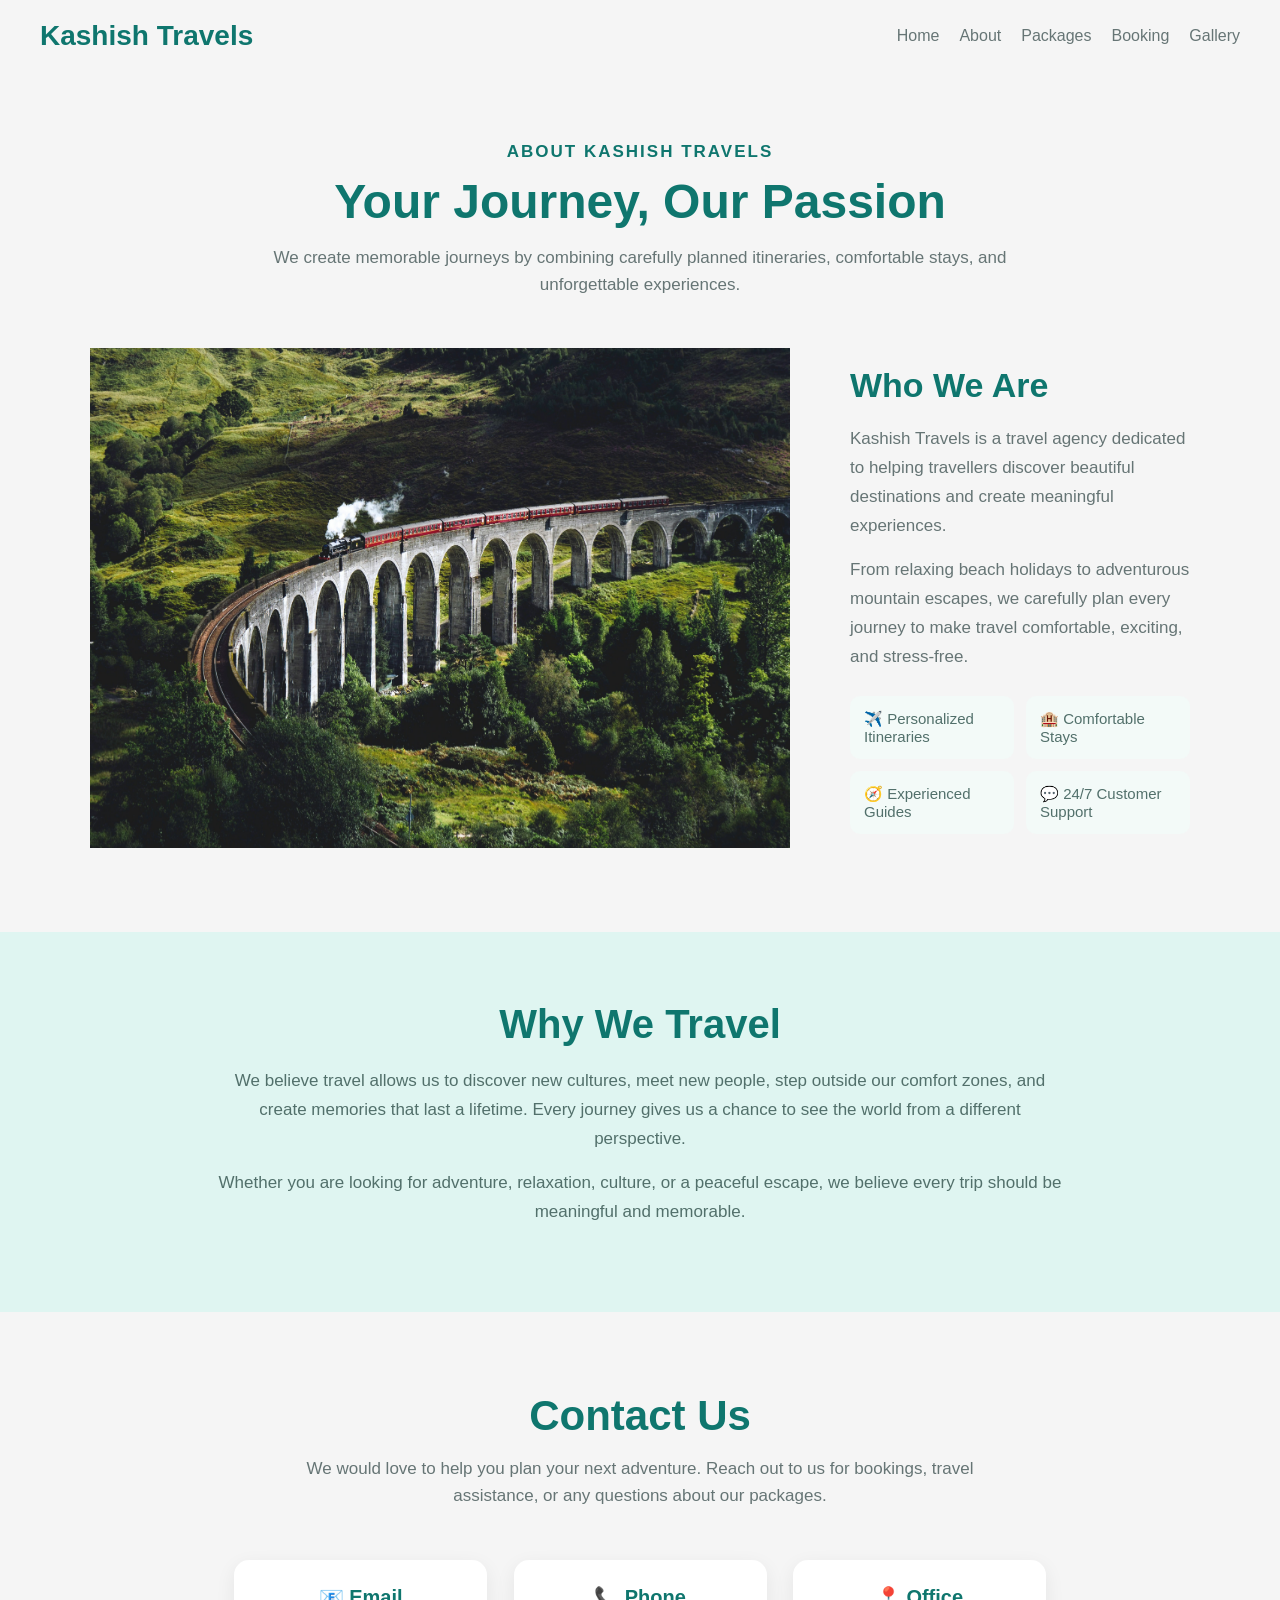
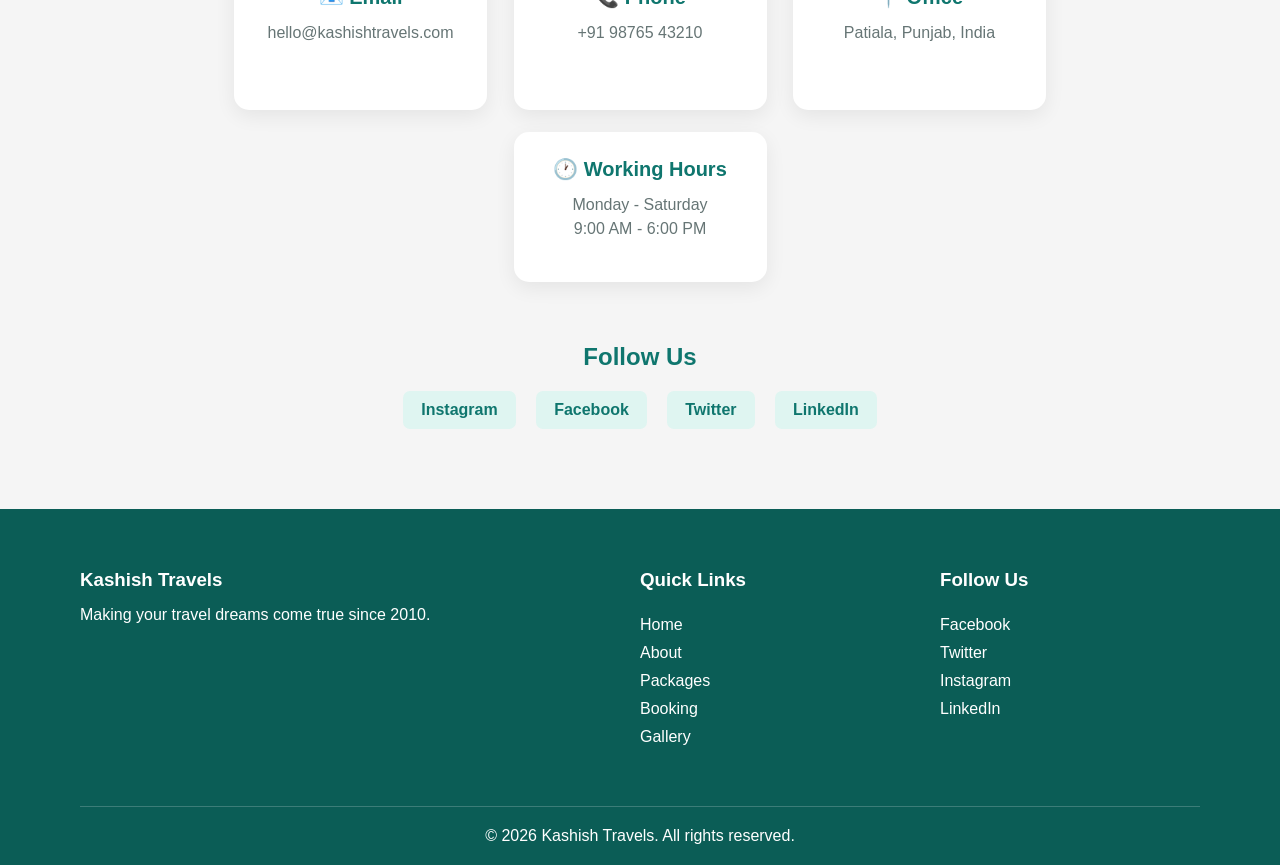
<file: about.html>
<!DOCTYPE html>
<html lang="en">

<head>
    <meta charset="UTF-8">
    <meta name="viewport" content="width=device-width, initial-scale=1.0">
    <title>Kashish Travels - About Us</title>
    <link rel="stylesheet" href="style5.css">
</head>

<body>

    <div id="about">

        <!-- Navigation -->
        <nav>

            <div id="logo">
                <h2>Kashish Travels</h2>
            </div>

            <div id="nav-links">
                <a href="index.html">Home</a>
                <a href="about.html">About</a>
                <a href="packages.html">Packages</a>
                <a href="booking.html">Booking</a>
                <a href="gallery.html">Gallery</a>
            </div>

        </nav>


        <!-- About Header -->
        <div id="about-header">

            <h3>ABOUT KASHISH TRAVELS</h3>

            <h1>Your Journey, Our Passion</h1>

            <p>
                We create memorable journeys by combining carefully planned
                itineraries, comfortable stays, and unforgettable experiences.
            </p>

        </div>


        <!-- About Us -->
        <div id="about-us">

            <div id="about-image">

                <img
                    src="about.jpg"
                    alt="Travellers enjoying a scenic mountain destination"
                    height="500" width="700"
                >

            </div>


            <div class="content">

                <h3>Who We Are</h3>

                <p>
                    Kashish Travels is a travel agency dedicated to helping
                    travellers discover beautiful destinations and create
                    meaningful experiences.
                </p>

                <p>
                    From relaxing beach holidays to adventurous mountain
                    escapes, we carefully plan every journey to make travel
                    comfortable, exciting, and stress-free.
                </p>


                <!-- Highlights -->
                <div id="highlights">

                    <p>✈️ Personalized Itineraries</p>

                    <p>🏨 Comfortable Stays</p>

                    <p>🧭 Experienced Guides</p>

                    <p>💬 24/7 Customer Support</p>

                </div>

            </div>

        </div>


        <!-- Why We Travel -->
        <div id="why-we-travel">

            <h2>Why We Travel</h2>

            <p>
                We believe travel allows us to discover new cultures, meet new
                people, step outside our comfort zones, and create memories
                that last a lifetime. Every journey gives us a chance to see
                the world from a different perspective.
            </p>

            <p>
                Whether you are looking for adventure, relaxation, culture,
                or a peaceful escape, we believe every trip should be
                meaningful and memorable.
            </p>

        </div>


        <!-- Contact Us -->
        <div id="contact-us">

            <h1>Contact Us</h1>

            <p>
                We would love to help you plan your next adventure.
                Reach out to us for bookings, travel assistance, or any
                questions about our packages.
            </p>


            <!-- Email -->
            <div id="emailCard">

                <h3>📧 Email</h3>

                <p>hello@kashishtravels.com</p>

            </div>


            <!-- Phone -->
            <div id="phoneCard">

                <h3>📞 Phone</h3>

                <p>+91 98765 43210</p>

            </div>


            <!-- Office -->
            <div id="officeCard">

                <h3>📍 Office</h3>

                <p>Patiala, Punjab, India</p>

            </div>


            <!-- Working Hours -->
            <div id="hoursCard">

                <h3>🕐 Working Hours</h3>

                <p>Monday - Saturday</p>

                <p>9:00 AM - 6:00 PM</p>

            </div>


            <!-- Social Media -->
            <div id="about-social-links">

                <h2>Follow Us</h2>

                <a href="#">Instagram</a>

                <a href="#">Facebook</a>

                <a href="#">Twitter</a>

                <a href="#">LinkedIn</a>

            </div>

        </div>


        <!-- Footer -->
        <footer>

            <div id="footer-info">

                <h3>Kashish Travels</h3>

                <p>
                    Making your travel dreams come true since 2010.
                </p>

            </div>


            <div id="quick-links">

                <h3>Quick Links</h3>

                <a href="index.html">Home</a>
                <a href="about.html">About</a>
                <a href="packages.html">Packages</a>
                <a href="booking.html">Booking</a>
                <a href="gallery.html">Gallery</a>

            </div>


            <div id="social-links">

                <h3>Follow Us</h3>

                <a href="#">Facebook</a>
                <a href="#">Twitter</a>
                <a href="#">Instagram</a>
                <a href="#">LinkedIn</a>

            </div>


            <div id="copyright">

                <p>
                    &copy; 2026 Kashish Travels. All rights reserved.
                </p>

            </div>

        </footer>

    </div>

</body>

</html>
</file>
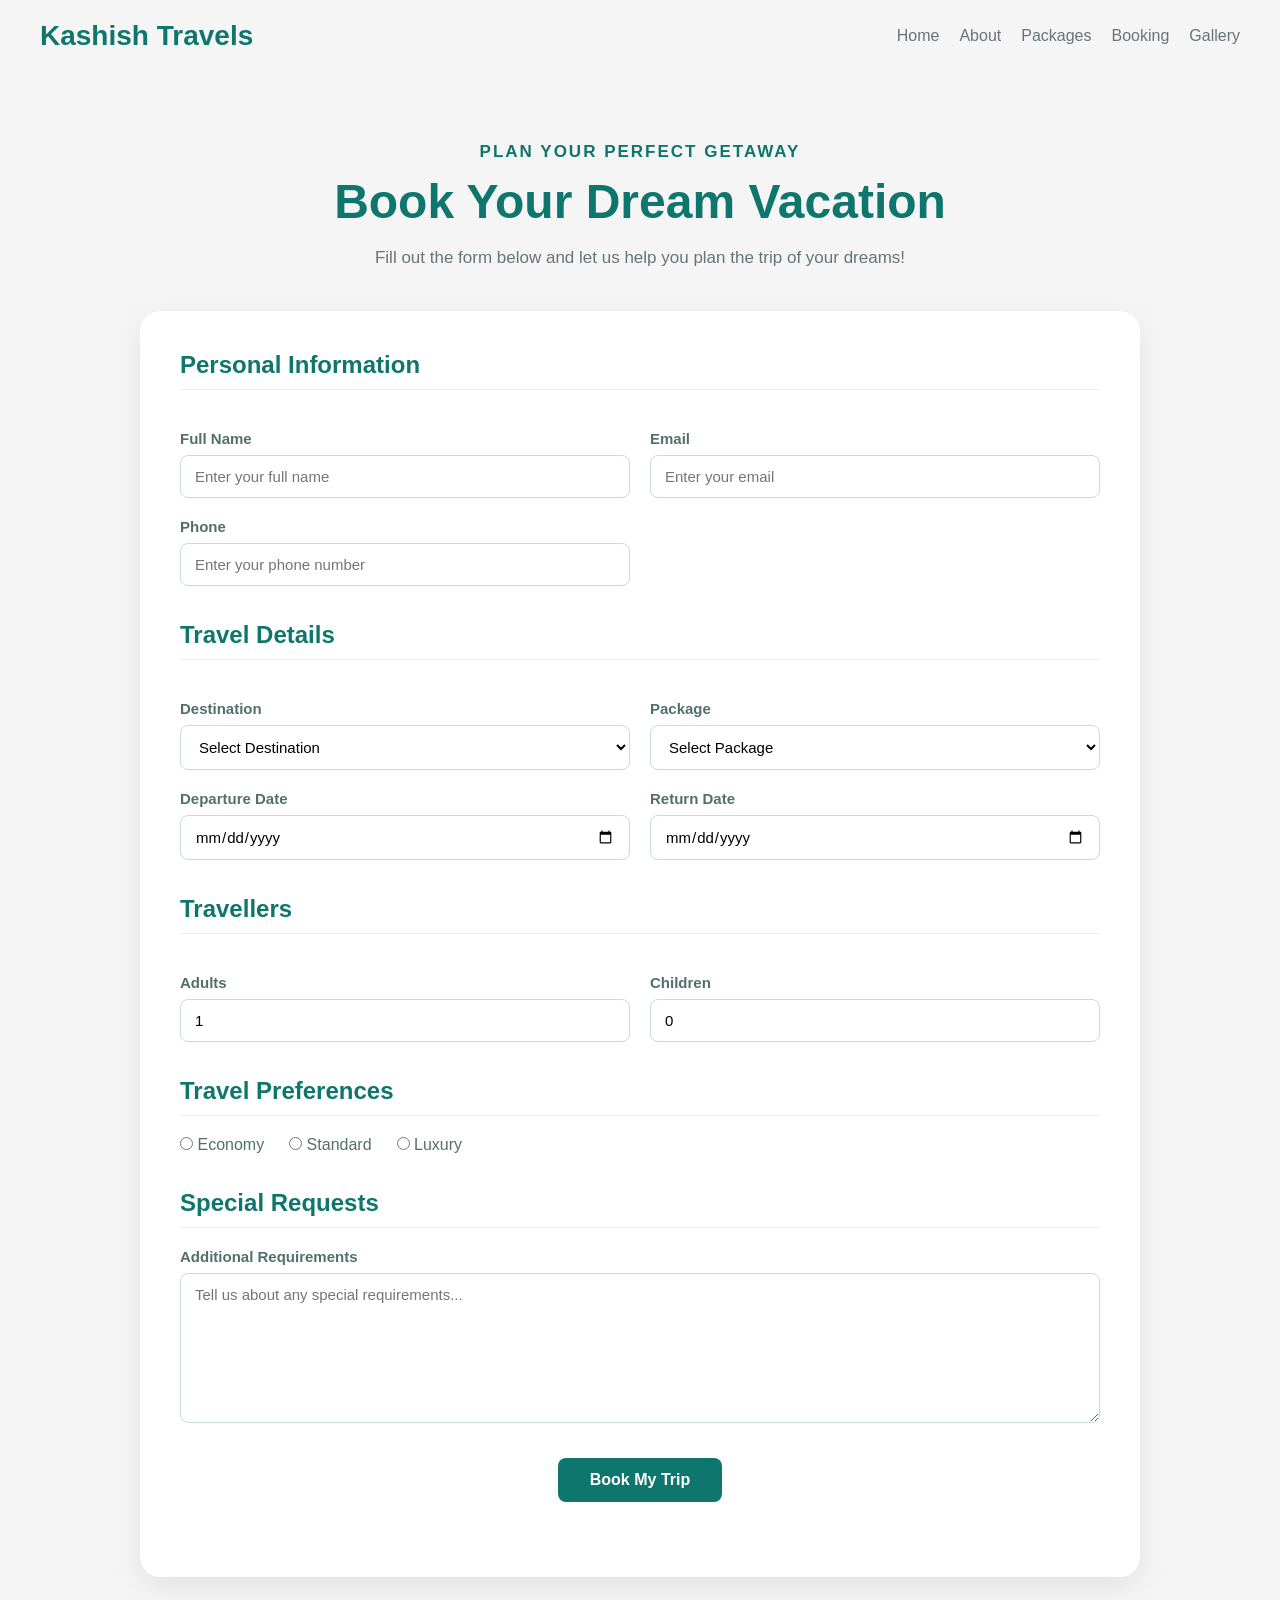
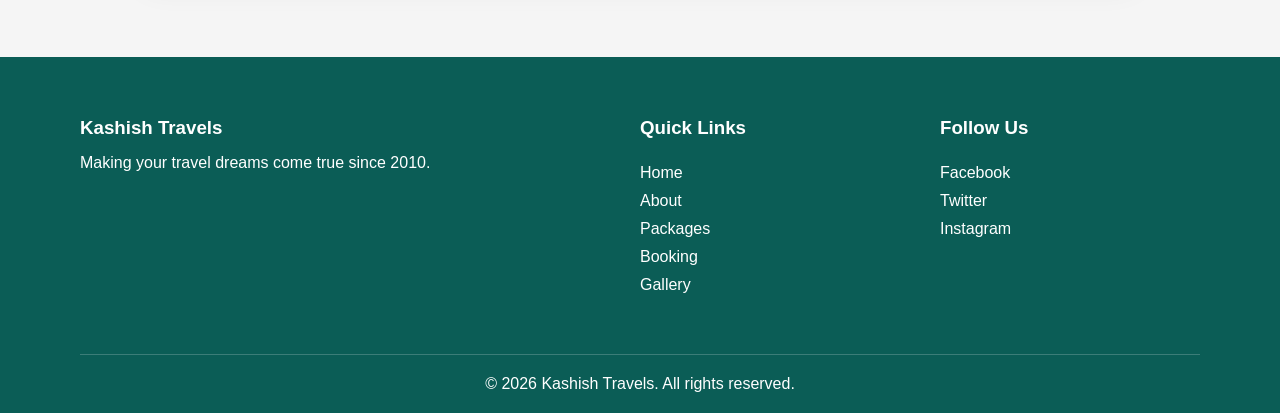
<file: booking.html>
<!DOCTYPE html>
<html lang="en">
<head>
    <meta charset="UTF-8">
    <meta name="viewport" content="width=device-width, initial-scale=1.0">
    <title>Book Your Trip - Kashish Travels</title>
    <link rel="stylesheet" href="style3.css">
</head>
<body>
    <div id="booking">
        <!-- Navigation -->
        <nav>
            <div id="logo">
                <h2>Kashish Travels</h2>
            </div>
            <div id="nav-links">
                <a href="index.html">Home</a>
                <a href="about.html">About</a>
                <a href="packages.html">Packages</a>
                <a href="booking.html">Booking</a>
                <a href="gallery.html">Gallery</a>
            </div>
        </nav>
        <!-- Booking Header -->
        <div id="booking-header">
            <h3>PLAN YOUR PERFECT GETAWAY</h3>
            <h1>Book Your Dream Vacation</h1>
            <p>
                Fill out the form below and let us help you plan
                the trip of your dreams!
            </p>
        </div>
        <!-- Booking Form -->
        <div id="booking-form">
            <form action="">
                <!-- Personal Information -->
                <section id="personal-form">
                    <h3>Personal Information</h3>
                    <div class="form-group">
                        <label for="name">Full Name</label>
                        <input
                            type="text"
                            id="name"
                            name="name"
                            placeholder="Enter your full name"
                            required
                        >
                    </div>
                    <div class="form-group">
                        <label for="email">Email</label>
                        <input
                            type="email"
                            id="email"
                            name="email"
                            placeholder="Enter your email"
                            required
                        >
                    </div>
                    <div class="form-group">
                        <label for="phone">Phone</label>
                        <input
                            type="tel"
                            id="phone"
                            name="phone"
                            placeholder="Enter your phone number"
                            required
                        >
                    </div>
                </section>
                <!-- Travel Details -->
                <section id="travel-form">
                    <h3>Travel Details</h3>
                    <div class="form-group">
                        <label for="destination">Destination</label>
                        <select id="destination" name="destination" required>
                            <option value="">Select Destination</option>
                            <option value="manali">Manali</option>
                            <option value="jaisalmer">Jaisalmer</option>
                            <option value="goa">Goa</option>
                            <option value="paris">Paris</option>
                            <option value="kyoto">Kyoto</option>
                            <option value="rishikesh">Rishikesh</option>
                            <option value="kashmir">Kashmir</option>
                            <option value="kerala">Kerala</option>
                        </select>
                    </div>

                    <div class="form-group">
                        <label for="package">Package</label>

                        <select id="package" name="package" required>
                            <option value="">Select Package</option>
                            <option value="himalayan-escape">Himalayan Escape</option>
                            <option value="desert-adventure">Desert Adventure</option>
                            <option value="beach-paradise">Beach Paradise</option>
                            <option value="city-of-lights">City of Lights</option>
                            <option value="kyoto-cultural-tour">Kyoto Cultural Tour</option>
                            <option value="spiritual-energy">Spiritual Energy</option>
                            <option value="snowy-retreat">Snowy Retreat</option>
                            <option value="into-the-kerala">Into The Kerala</option>
                        </select>
                    </div>
                    <div class="form-group">
                        <label for="departure">Departure Date</label>
                        <input
                            type="date"
                            id="departure"
                            name="departure"
                            required
                        >
                    </div>
                    <div class="form-group">
                        <label for="return">Return Date</label>
                        <input
                            type="date"
                            id="return"
                            name="return"
                            required
                        >
                    </div>
                </section>
                <!-- Number of Travellers -->
                <section id="no-of-travellers">
                    <h3>Travellers</h3>
                    <div class="form-group">
                        <label for="adults">Adults</label>
                        <input
                            type="number"
                            id="adults"
                            name="adults"
                            min="1"
                            value="1"
                            required
                        >
                    </div>
                    <div class="form-group">
                        <label for="children">Children</label>
                        <input
                            type="number"
                            id="children"
                            name="children"
                            min="0"
                            value="0"
                        >
                    </div>
                </section>

                <!-- Travel Preferences -->
                <section id="Travel-prefrences">
                    <h3>Travel Preferences</h3>
                    <div id="preference-options">
                        <div>
                            <input
                                type="radio"
                                id="economy"
                                name="travel-class"
                                value="economy"
                                required
                            >
                            <label for="economy">Economy</label>
                        </div>
                        <div>
                            <input
                                type="radio"
                                id="standard"
                                name="travel-class"
                                value="standard"
                            >
                            <label for="standard">Standard</label>
                        </div>
                        <div>
                            <input
                                type="radio"
                                id="luxury"
                                name="travel-class"
                                value="luxury">
                            <label for="luxury">Luxury</label>
                        </div>
                    </div>
                </section>
                <!-- Special Requests -->
                <section id="special-requests">
                    <h3>Special Requests</h3>
                    <div class="form-group">
                        <label for="requests">
                            Additional Requirements
                        </label>
                        <textarea
                            id="requests"
                            name="requests"
                            rows="6"
                            placeholder="Tell us about any special requirements..."
                        ></textarea>
                    </div>
                </section>
                <!-- Submit -->
                <section id="submit-form">
                    <button type="submit">
                        Book My Trip
                    </button>
                </section>
            </form>
        </div>
        <!-- Footer -->
        <footer>
            <div id="footer-info">
                <h3>Kashish Travels</h3>
                <p>
                    Making your travel dreams come true since 2010.
                </p>
            </div>
            <div id="quick-links">
                <h3>Quick Links</h3>
                <a href="index.html">Home</a>
                <a href="about.html">About</a>
                <a href="packages.html">Packages</a>
                <a href="booking.html">Booking</a>
                <a href="gallery.html">Gallery</a>
            </div>
            <div id="social-links">
                <h3>Follow Us</h3>
                <a href="#">Facebook</a>
                <a href="#">Twitter</a>
                <a href="#">Instagram</a>
            </div>
            <div id="copyright">
                <p>
                    &copy; 2026 Kashish Travels. All rights reserved.
                </p>
            </div>
        </footer>
    </div>
</body>
</html>
</file>
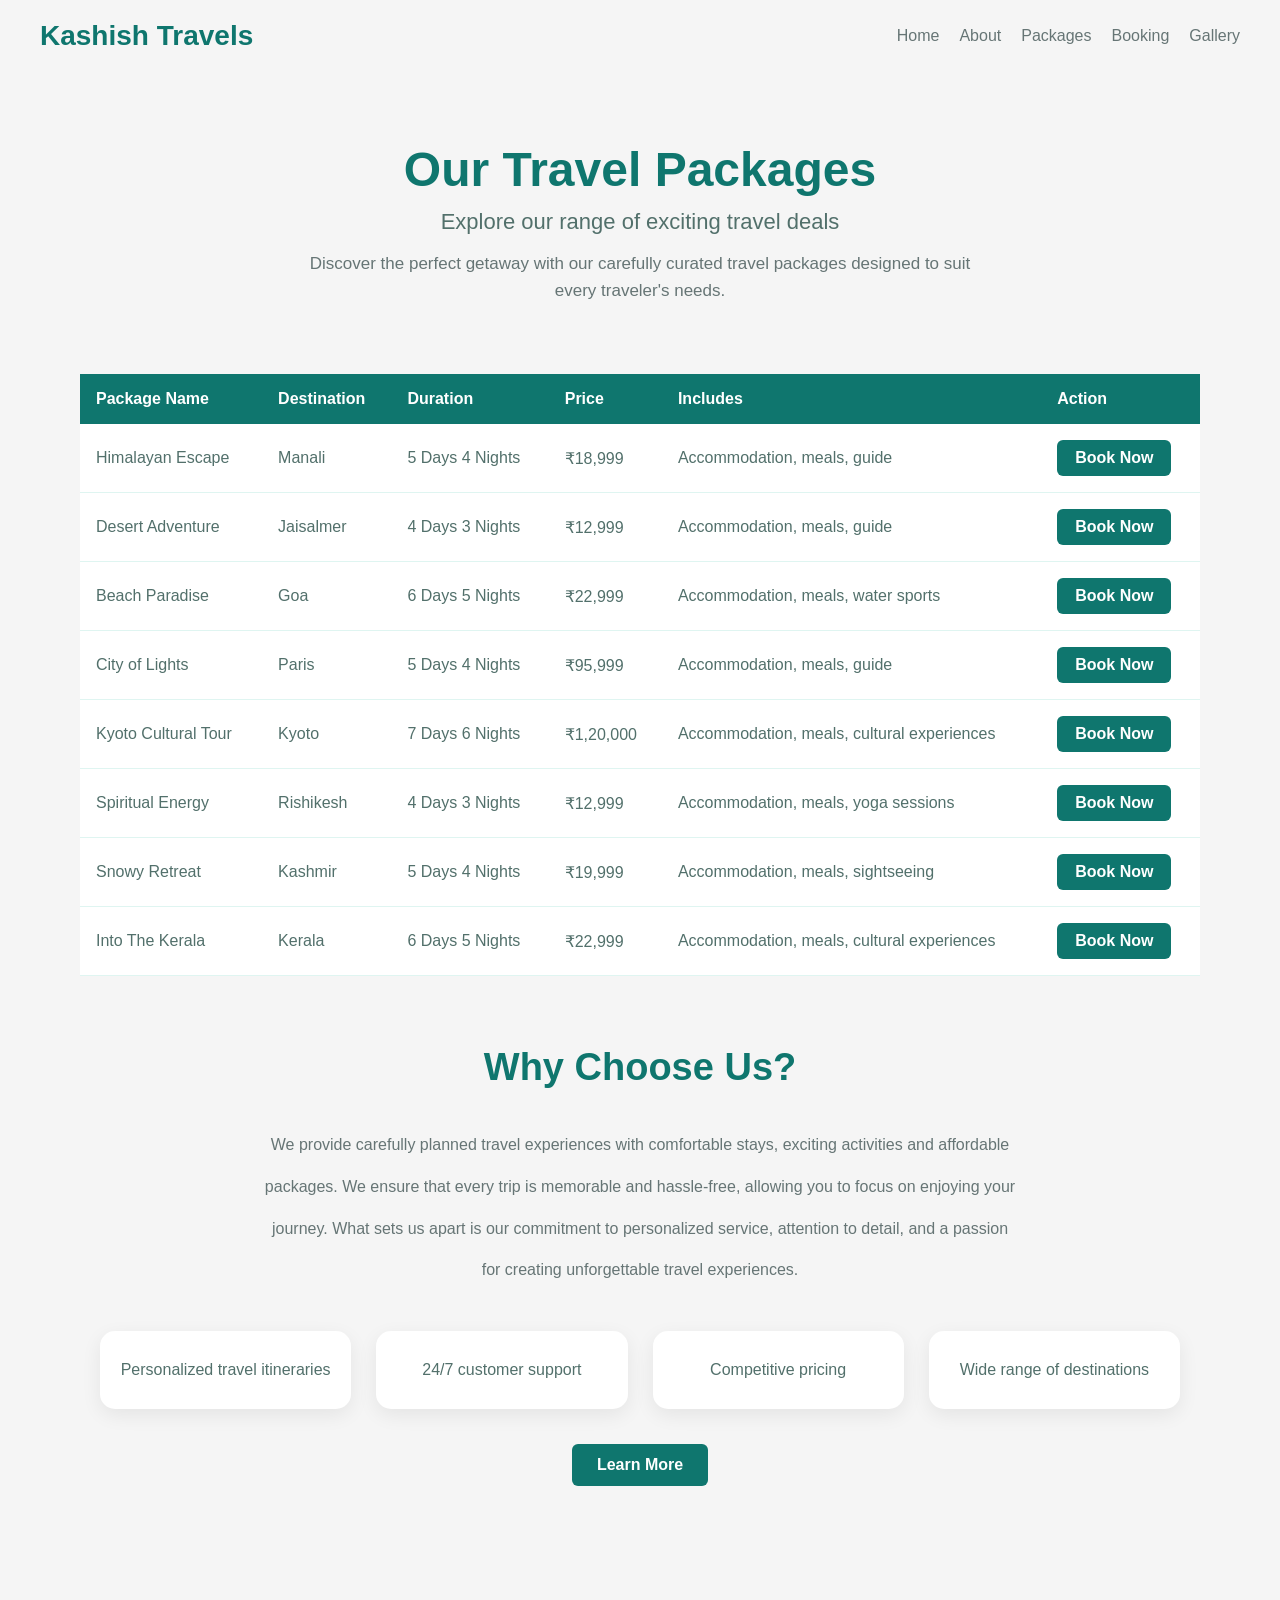
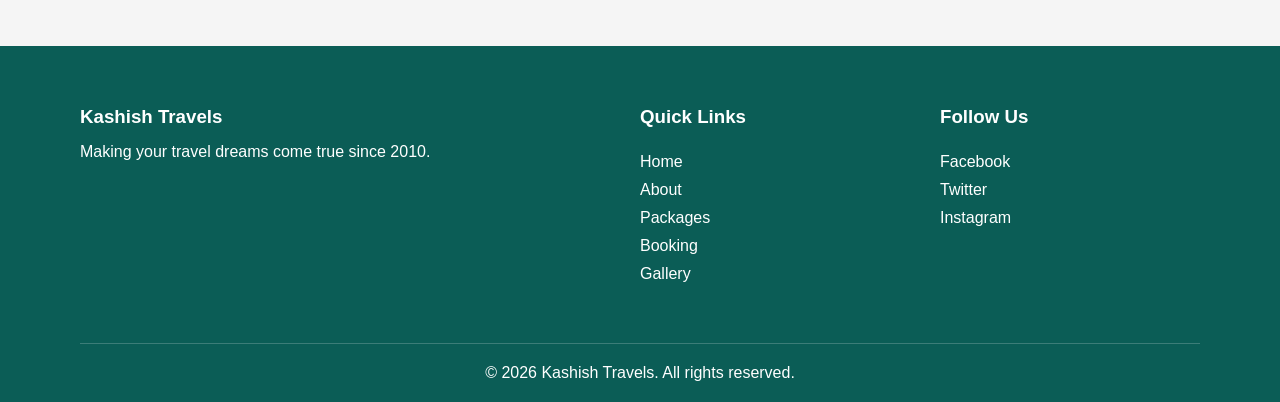
<file: packages.html>
<!DOCTYPE html>
<html lang="en">
<head>
    <meta charset="UTF-8">
    <meta name="viewport" content="width=device-width, initial-scale=1.0">
    <title>Travel Packages - Kashish Travels</title>
    <link rel="stylesheet" href="style2.css">
</head>
<body>
    <div id="packages">
        <nav>
            <!-- Navigation links for the packages section -->
             <div id="logo">
                <h2>Kashish Travels</h2>
             </div>
             <div id="nav-links">
                <a href="index.html">Home</a>
                <a href="about.html">About</a>
                <a href="packages.html">Packages</a>
                <a href="booking.html">Booking</a>
                <a href="gallery.html">Gallery</a>
             </div>
        </nav>
        <div id="package-intro">
            <h1>Our Travel Packages</h1>
            <h3>Explore our range of exciting travel deals</h3>
            <p>Discover the perfect getaway with our carefully curated travel packages designed to suit every traveler's needs.</p>
        </div>
        <div id="package-list">
            <table>
                <tr>
                    <th>Package Name</th>
                    <th>Destination</th>
                    <th>Duration</th>
                    <th>Price</th>
                    <th>Includes</th>
                    <th>Action</th>
                </tr>
                <tr>
                    <td>Himalayan Escape</td>
                    <td>Manali</td>
                    <td>5 Days 4 Nights</td>
                    <td>₹18,999</td>
                    <td>Accommodation, meals, guide</td>
                    <td><a href="./booking.html">Book Now</a></td>
                </tr>
                <tr>
                    <td>Desert Adventure</td>
                    <td>Jaisalmer</td>
                    <td>4 Days 3 Nights</td>
                    <td>₹12,999</td>
                    <td>Accommodation, meals, guide</td>
                    <td><a href="./booking.html">Book Now</a></td>
                </tr>
                <tr>
                    <td>Beach Paradise</td>
                    <td>Goa</td>
                    <td>6 Days 5 Nights</td>
                    <td>₹22,999</td>
                    <td>Accommodation, meals, water sports</td>
                    <td><a href="./booking.html">Book Now</a></td>
                </tr>
                <tr>
                    <td>City of Lights</td>
                    <td>Paris</td>
                    <td>5 Days 4 Nights</td>
                    <td>₹95,999</td>
                    <td>Accommodation, meals, guide</td>
                    <td><a href="./booking.html">Book Now</a></td>
                </tr>
                <tr>
                    <td>Kyoto Cultural Tour</td>
                    <td>Kyoto</td>
                    <td>7 Days 6 Nights</td>
                    <td>₹1,20,000</td>
                    <td>Accommodation, meals, cultural experiences</td>
                    <td><a href="./booking.html">Book Now</a></td>
                </tr>
                <tr>
                    <td>Spiritual Energy</td>
                    <td>Rishikesh</td>
                    <td>4 Days 3 Nights</td>
                    <td>₹12,999</td>
                    <td>Accommodation, meals, yoga sessions</td>
                    <td><a href="./booking.html">Book Now</a></td>
                </tr>
                <tr>
                    <td>Snowy Retreat</td>
                    <td>Kashmir</td>
                    <td>5 Days 4 Nights</td>
                    <td>₹19,999</td>
                    <td>Accommodation, meals, sightseeing</td>
                    <td><a href="./booking.html">Book Now</a></td>
                </tr>
                <tr>
                    <td>Into The Kerala</td>
                    <td>Kerala</td>
                    <td>6 Days 5 Nights</td>
                    <td>₹22,999</td>
                    <td>Accommodation, meals, cultural experiences</td>
                    <td><a href="./booking.html">Book Now</a></td>
                </tr>
            </table>
            <div id="Why-Choose-Us">
                <h2>Why Choose Us?</h2>
                <p>
                    We provide carefully planned travel experiences with
                    comfortable stays, exciting activities and affordable
                    packages. We ensure that every trip is memorable and hassle-free, allowing you to focus on enjoying your journey. What sets us apart is our commitment to personalized service, attention to detail, and a passion for creating unforgettable travel experiences.
                </p>
                <ul>
                    <li>Personalized travel itineraries</li>
                    <li>24/7 customer support</li>
                    <li>Competitive pricing</li>
                    <li>Wide range of destinations</li>
                </ul>
                <a href="about.html">Learn More</a>
            </div>
        </div>
        <footer>
            <div id="footer-info">
                <h3>Kashish Travels</h3>
                <p>Making your travel dreams come true since 2010.</p>
            </div>
            <div id="quick-links">
                <h3>Quick Links</h3>
                <a href="index.html">Home</a>
                <a href="about.html">About</a>
                <a href="packages.html">Packages</a>
                <a href="booking.html">Booking</a>
                <a href="gallery.html">Gallery</a>
            </div>
            <div id="social-links">
                <h3>Follow Us</h3>
                <a href="">Facebook</a>
                <a href="">Twitter</a>
                <a href="">Instagram</a>
            </div>
            <div id="copyright">
                <p>&copy; 2026 Kashish Travels. All rights reserved.</p>
            </div>
        </footer>
    </div>
</body>
</html>
</file>
<file: style5.css>
/* =========================
   GLOBAL RESET
========================= */

* {
    margin: 0;
    padding: 0;
    box-sizing: border-box;
}

html,
body {
    width: 100%;
    max-width: 100%;
    overflow-x: hidden;
}

body {
    font-family: Arial, sans-serif;
    background-color: #f5f5f5;
    color: #333;
}


/* =========================
   NAVBAR
========================= */

nav {
    display: flex;
    justify-content: space-between;
    align-items: center;
    padding: 20px 40px;
    background-color: whitesmoke;
}

#logo h2 {
    font-size: 28px;
    font-weight: bold;
    color: #0F766E;
}

#nav-links {
    display: flex;
    gap: 20px;
}

#nav-links a {
    text-decoration: none;
    color: #667575;
    transition: 0.3s;
}

#nav-links a:hover {
    text-decoration: underline;
    color: #0B5D56;
    text-shadow: 0 0 8px #0B5D56;
}


/* =========================
   ABOUT HEADER
========================= */

#about-header {
    text-align: center;
    padding: 70px 20px 50px;
}

#about-header h3 {
    color: #0F766E;
    font-size: 17px;
    font-weight: 600;
    letter-spacing: 2px;
    margin-bottom: 12px;
}

#about-header h1 {
    font-size: 48px;
    color: #0F766E;
    margin-bottom: 15px;
}

#about-header p {
    max-width: 750px;
    margin: 0 auto;
    font-size: 17px;
    line-height: 1.6;
    color: #667575;
}


/* =========================
   ABOUT US SECTION
========================= */

#about-us {
    width: 90%;
    max-width: 1100px;
    margin: 0 auto 80px;
    display: flex;
    align-items: center;
    gap: 60px;
}

#about-us > img {
    width: 45%;
    height: 450px;
    object-fit: cover;
    border-radius: 20px;
    box-shadow: 0 10px 30px rgba(0, 0, 0, 0.08);
}

#about-us .content {
    width: 55%;
}

#about-us .content h3 {
    font-size: 34px;
    color: #0F766E;
    margin-bottom: 20px;
}

#about-us .content > p {
    font-size: 17px;
    line-height: 1.7;
    color: #667575;
    margin-bottom: 15px;
}


/* =========================
   HIGHLIGHTS
========================= */

#highlights {
    display: grid;
    grid-template-columns: 1fr 1fr;
    gap: 12px;
    margin-top: 25px;
}

#highlights p {
    background-color: #F3FAF8;
    padding: 14px;
    border-radius: 10px;
    color: #52706B;
    font-size: 15px;
    transition: 0.3s;
}

#highlights p:hover {
    background-color: #DFF5F1;
    transform: translateY(-3px);
}


/* =========================
   WHY WE TRAVEL
========================= */

#why-we-travel {
    background-color: #DFF5F1;
    text-align: center;
    padding: 70px 20px;
}

#why-we-travel h2 {
    font-size: 40px;
    color: #0F766E;
    margin-bottom: 20px;
}

#why-we-travel p {
    max-width: 850px;
    margin: 0 auto 15px;
    color: #52706B;
    line-height: 1.7;
    font-size: 17px;
}


/* =========================
   CONTACT SECTION
========================= */

#contact-us {
    width: 90%;
    max-width: 1100px;
    margin: 0 auto;
    padding: 80px 0;
    text-align: center;
}

#contact-us h1 {
    font-size: 42px;
    color: #0F766E;
    margin-bottom: 15px;
}

#contact-us > p {
    max-width: 700px;
    margin: 0 auto 40px;
    color: #667575;
    line-height: 1.6;
    font-size: 17px;
}


/* =========================
   CONTACT CARDS
========================= */

/*
   Your HTML has the cards directly
   inside #contact-us, so we style
   them individually.
*/

#emailCard,
#phoneCard,
#officeCard,
#hoursCard {
    display: inline-block;
    vertical-align: top;
    width: 23%;
    margin: 1%;
    min-height: 150px;
    padding: 25px 18px;
    background-color: #FFFFFF;
    border-radius: 15px;
    box-shadow: 0 6px 20px rgba(0, 0, 0, 0.07);
    transition: 0.3s;
}

#emailCard:hover,
#phoneCard:hover,
#officeCard:hover,
#hoursCard:hover {
    transform: translateY(-7px);
    box-shadow: 0 12px 28px rgba(0, 0, 0, 0.12);
}

#emailCard h3,
#phoneCard h3,
#officeCard h3,
#hoursCard h3 {
    color: #0F766E;
    font-size: 20px;
    margin-bottom: 12px;
}

#emailCard p,
#phoneCard p,
#officeCard p,
#hoursCard p {
    color: #667575;
    line-height: 1.5;
}


/* =========================
   SOCIAL MEDIA
========================= */

#about-social-links {
    margin-top: 50px;
}

#about-social-links h2 {
    color: #0F766E;
    margin-bottom: 20px;
}

#about-social-links a {
    display: inline-block;
    margin: 0 8px;
    padding: 10px 18px;
    background-color: #DFF5F1;
    color: #0F766E;
    text-decoration: none;
    border-radius: 7px;
    font-weight: 600;
    transition: 0.3s;
}

#about-social-links a:hover {
    background-color: #0F766E;
    color: white;
    transform: translateY(-3px);
}


/* =========================
   FOOTER
========================= */

footer {
    display: grid;
    grid-template-columns: 2fr 1fr 1fr;
    gap: 40px;
    background-color: #0B5D56;
    color: white;
    padding: 60px 80px 20px;
}

footer h3 {
    margin-bottom: 15px;
}

#quick-links,
#social-links {
    display: flex;
    flex-direction: column;
    gap: 10px;
}

footer a {
    color: white;
    text-decoration: none;
    transition: 0.3s;
}

footer a:hover {
    color: #A7DCD5;
    text-shadow: 0 0 8px #A7DCD5;
}

#copyright {
    grid-column: 1 / -1;
    text-align: center;
    padding-top: 20px;
    margin-top: 20px;
    border-top: 1px solid rgba(255, 255, 255, 0.2);
}


/* =========================
   RESPONSIVE DESIGN
========================= */

@media (max-width: 768px) {

    /* Navbar */

    nav {
        flex-direction: column;
        gap: 20px;
        padding: 20px 15px;
    }

    #nav-links {
        width: 100%;
        justify-content: center;
        flex-wrap: wrap;
        gap: 12px;
    }

    #nav-links a {
        font-size: 15px;
    }


    /* About Header */

    #about-header {
        padding: 50px 20px 40px;
    }

    #about-header h3 {
        font-size: 15px;
    }

    #about-header h1 {
        font-size: 36px;
    }

    #about-header p {
        font-size: 15px;
    }


    /* About Us */

    #about-us {
        width: 92%;
        margin: 0 auto 50px;
        flex-direction: column;
        gap: 35px;
    }

    #about-us > img {
        width: 100%;
        height: 320px;
    }

    #about-us .content {
        width: 100%;
    }

    #about-us .content h3 {
        font-size: 28px;
    }

    #about-us .content > p {
        font-size: 15px;
    }


    /* Highlights */

    #highlights {
        grid-template-columns: 1fr;
        gap: 10px;
    }

    #highlights p {
        font-size: 14px;
    }


    /* Why We Travel */

    #why-we-travel {
        padding: 50px 20px;
    }

    #why-we-travel h2 {
        font-size: 32px;
    }

    #why-we-travel p {
        font-size: 15px;
    }


    /* Contact */

    #contact-us {
        width: 92%;
        padding: 60px 0;
    }

    #contact-us h1 {
        font-size: 34px;
    }

    #contact-us > p {
        font-size: 15px;
    }


    /* Contact Cards */

    #emailCard,
    #phoneCard,
    #officeCard,
    #hoursCard {
        display: block;
        width: 100%;
        margin: 0 0 15px;
        min-height: auto;
        padding: 22px 18px;
    }


    /* Social Links */

    #about-social-links {
        margin-top: 35px;
    }

    #about-social-links a {
        margin: 5px;
        padding: 9px 15px;
        font-size: 14px;
    }


    /* Footer */

    footer {
        width: 100%;
        grid-template-columns: 1fr;
        padding: 40px 20px 20px;
        text-align: center;
    }

    #quick-links,
    #social-links {
        align-items: center;
    }
}
</file>
<file: style3.css>
* {
    margin: 0;
    padding: 0;
    box-sizing: border-box;
}
body {
    font-family: Arial, sans-serif;
    background-color: #f5f5f5;
    color: #333;
}
nav{
    display: flex;
    justify-content: space-between;
    align-items: center;
    padding: 20px 40px;
    background-color: whitesmoke;
}
#nav-links{
    display: flex;
    gap: 20px;
}
#nav-links a {
    text-decoration: none;
    color: #667575;;
    transition: 0.3s;
}
#nav-links a:hover {
    text-decoration: underline;
    color: #0B5D56;
    text-shadow: 0 0 8px #0B5D56;
}
#logo h2 {
    font-size: 28px;
    font-weight: bold;
    color: #0F766E;
}
#booking-header {
    text-align: center;
    padding: 70px 20px 40px;
}
#booking-header h3 {
    color: #0F766E;
    font-size: 17px;
    font-weight: 600;
    letter-spacing: 2px;
    margin-bottom: 12px;
}
#booking-header h1 {
    font-size: 48px;
    color: #0F766E;
    margin-bottom: 15px;
}
#booking-header p {
    max-width: 700px;
    margin: 0 auto;
    font-size: 17px;
    color: #667575;
    line-height: 1.6;
}
#booking-form {
    width: 90%;
    max-width: 1000px;
    margin: 0 auto 80px;
    background-color: #FFFFFF;
    padding: 40px;
    border-radius: 20px;
    box-shadow: 0 10px 30px rgba(0, 0, 0, 0.08);
}
#booking-form section {
    margin-bottom: 35px;
}
#booking-form section h3 {
    color: #0F766E;
    font-size: 24px;
    margin-bottom: 20px;
    border-bottom: 1.3px solid #DFF5F1;
    padding-bottom: 10px;
}
#personal-form {
    display: grid;
    grid-template-columns: 1fr 1fr;
    gap: 20px;
}
#personal-form h3 {
    grid-column: 1 / -1;
}
.form-group {
    display: flex;
    flex-direction: column;
    gap: 8px;
}
.form-group label {
    font-size: 15px;
    font-weight: 600;
    color: #52706B;
}
.form-group input,
.form-group select,
.form-group textarea {
    width: 100%;
    padding: 12px 14px;
    border: 1px solid #C9DCD9;
    border-radius: 8px;
    font-size: 15px;
    font-family: inherit;
    background-color: #FFFFFF;
    outline: none;
}
.form-group input:focus,
.form-group select:focus,
.form-group textarea:focus {
    border-color: #1d948a;
    box-shadow: 0 0 0 3px #95efdf;
}
#travel-form {
    display: grid;
    grid-template-columns: 1fr 1fr;
    gap: 20px;
}
#travel-form h3 {
    grid-column: 1 / -1;
}
#no-of-travellers {
    display: grid;
    grid-template-columns: 1fr 1fr;
    gap: 20px;
}
#no-of-travellers h3 {
    grid-column: 1 / -1;
}
#preference-options {
    display: flex;
    gap: 25px;
    align-items: center;
}
#preference-options label {
    color: #52706B;
    font-size: 16px;
}
#special-requests .form-group {
    width: 100%;
}
#special-requests textarea {
    width: 100%;
    min-height: 150px;
    resize: vertical;
}
#submit-form {
    text-align: center;
    margin-top: 30px;
}
#submit-form button {
    background-color: #0F766E;
    color: white;
    border: none;
    padding: 13px 32px;
    border-radius: 8px;
    font-size: 16px;
    font-weight: 600;
    cursor: pointer;
    transition: 0.3s;
}
#submit-form button:hover {
    background-color: #0B5D56;
    transform: translateY(-2px);
}
footer {
    display: grid;
    grid-template-columns: 2fr 1fr 1fr;
    gap: 40px;
    background-color: #0B5D56;
    color: white;
    padding: 60px 80px 20px;
    margin-top: 10px;
}
footer h3 {
    margin-bottom: 15px;
}
#quick-links,
#social-links {
    display: flex;
    flex-direction: column;
    gap: 10px;
}
footer a {
    color: white;
    text-decoration: none;
}
footer a:hover {
    color: #A7DCD5;
    text-shadow: 0 0 8px #A7DCD5;
}
#copyright {
    grid-column: 1 / -1;
    text-align: center;
    padding-top: 20px;
    margin-top: 20px;
    border-top: 1px solid rgba(255, 255, 255, 0.2);
}
@media (max-width: 768px) {
    body {
    overflow-x: hidden;
}
    nav {
        flex-direction: column;
        gap: 20px;
        padding: 20px;
    }

    #nav-links {
        width: 100%;
        justify-content: center;
        flex-wrap: wrap;
        gap: 12px;
    }

    #booking-header {
        padding: 50px 20px 30px;
    }

    #booking-header h1 {
        font-size: 36px;
    }
    #booking-form {
        width: 90%;
        max-width: 380px;
        margin: 0 auto 50px;
        padding: 25px 20px;
    }
    #personal-form {
        grid-template-columns: 1fr;
    }

    #travel-form {
        grid-template-columns: 1fr;
    }

    #no-of-travellers {
        grid-template-columns: 1fr;
    }

    .form-group input,
    .form-group select,
    .form-group textarea {
        width: 90%;
    }

    #preference-options {
        flex-wrap: wrap;
        gap: 15px;
    }

    footer {
        grid-template-columns: 1fr;
        padding: 40px 20px 20px;
        text-align: center;
        width: 100%;
    }

    #quick-links,
    #social-links {
        align-items: center;
    }
}
</file>
<file: style2.css>
*{
    margin:0;
    padding:0;
    box-sizing:border-box;
}
body{
    font-family: Arial, sans-serif;
    background-color: #f5f5f5;
    color: #333;
}
nav{
    display: flex;
    justify-content: space-between;
    align-items: center;
    padding: 20px 40px;
    background-color: whitesmoke;
}
#nav-links{
    display: flex;
    gap: 20px;
}
#nav-links a{
    text-decoration: none;
    color: #667575;
    transition: 0.3s;
}
#nav-links a:hover{
    text-decoration: underline;
    color: #0B5D56;
    text-shadow: 0 0 8px #0B5D56;
}
#logo h2{
    font-size: 28px;
    font-weight: bold;
    color: #0F766E;
}
#package-intro {
    text-align: center;
    padding: 70px 20px 50px;
}
#package-intro h1 {
    font-size: 48px;
    color: #0F766E;
    margin-bottom: 12px;
}
#package-intro h3 {
    font-size: 22px;
    color: #52706B;
    margin-bottom: 15px;
    font-weight: 500;
}
#package-intro p {
    max-width: 700px;
    margin: 0 auto;
    color: #667575;
    font-size: 17px;
    line-height: 1.6;
}
#package-list {
    padding: 20px 80px 80px;
    overflow-x: auto;
}
#package-list table {
    width: 100%;
    border-collapse: collapse;
    background-color: white;
}
#package-list th {
    background-color: #0F766E;
    color: white;
    padding: 16px;
    text-align: left;
}
#package-list td {
    padding: 16px;
    border-bottom: 1px solid #DFF5F1;
    color: #52706B;
}
#package-list tr {
    transition: 0.3s;
}
#package-list tbody tr:hover {
    background-color: #F3FAF8;
}
#package-list a {
    display: inline-block;
    background-color: #0F766E;
    color: white;
    padding: 9px 18px;
    border-radius: 6px;
    text-decoration: none;
    font-weight: 600;
    transition: 0.3s;
}
#package-list a:hover {
    background-color: #0B5D56;
}
#Why-Choose-Us {
    text-align: center;
    padding: 70px 20px;
}
#Why-Choose-Us h2 {
    font-size: 38px;
    color: #0F766E;
    margin-bottom: 35px;
}
#Why-Choose-Us p {
    width:70%;
    margin: 0 auto 25px;
    color: #667575;
    line-height: 2.6;
}
#Why-Choose-Us ul {
    list-style: none;
    padding: 0;
    display: grid;
    grid-template-columns: repeat(4, 1fr);
    gap: 25px;
    max-width: 1100px;
    margin: 40px auto 35px;
}
#Why-Choose-Us li {
    background-color: #FFFFFF;
    color: #52706B;
    padding: 30px 20px;
    border-radius: 15px;
    box-shadow: 0 6px 20px rgba(0, 0, 0, 0.07);
    font-weight: 500;
    transition: 0.3s;
}
#Why-Choose-Us li:hover {
    transform: translateY(-8px);
    box-shadow: 0 12px 25px rgba(0, 0, 0, 0.12);
}
#Why-Choose-Us > a {
    display: inline-block;
    background-color: #0F766E;
    color: white;
    padding: 12px 25px;
    border-radius: 6px;
    text-decoration: none;
    font-weight: 600;
    transition: 0.3s;
}
#Why-Choose-Us > a:hover {
    background-color: #0B5D56;
}
footer {
    display: grid;
    grid-template-columns: 2fr 1fr 1fr;
    gap: 40px;
    background-color: #0B5D56;
    color: white;
    padding: 60px 80px 20px;
    margin-top: 10px;
}
footer h3 {
    margin-bottom: 15px;
}
#quick-links,
#social-links {
    display: flex;
    flex-direction: column;
    gap: 10px;
}
footer a {
    color: white;
    text-decoration: none;
}
footer a:hover {
    color: #A7DCD5;
    text-shadow: 0 0 8px #A7DCD5;
}
#copyright {
    grid-column: 1 / -1;
    text-align: center;
    padding-top: 20px;
    margin-top: 20px;
    border-top: 1px solid rgba(255, 255, 255, 0.2);
}

@media (max-width: 768px) {

    /* Navbar */
    nav {
        flex-direction: column;
        gap: 20px;
        padding: 20px 15px;
    }

    #nav-links {
        width: 100%;
        justify-content: center;
        flex-wrap: wrap;
        gap: 12px;
    }

    /* Package Header */
    #package-intro {
        padding: 50px 20px 40px;
    }

    #package-intro h1 {
        font-size: 36px;
    }

    #package-intro h3 {
        font-size: 18px;
    }

    #package-intro p {
        font-size: 15px;
    }

    /* Package Table */
    #package-list {
        width: 400px;
        max-width: 100%;
        padding: 20px 8px;
        overflow: hidden;
    }

    #package-list table {
        width: 100%;
        min-width: 0;
        table-layout: fixed;
    }

    #package-list th,
    #package-list td {
        padding: 7px 3px;
        font-size: 10px;
        word-break: break-word;
        text-align: center;
    }

    /* Column widths */
    #package-list th:nth-child(1),
    #package-list td:nth-child(1) {
        width: 20%;
    }

    #package-list th:nth-child(2),
    #package-list td:nth-child(2) {
        width: 13%;
    }

    #package-list th:nth-child(3),
    #package-list td:nth-child(3) {
        width: 17%;
    }

    #package-list th:nth-child(4),
    #package-list td:nth-child(4) {
        width: 14%;
    }

    #package-list th:nth-child(5),
    #package-list td:nth-child(5) {
        width: 22%;
    }

    #package-list th:nth-child(6),
    #package-list td:nth-child(6) {
        width: 16%;
    }

    /* Book Now */
    #package-list a {
        display: inline-block;
        padding: 5px 4px;
        font-size: 9px;
        white-space: nowrap;
    }

    /* Why Choose Us */
    #Why-Choose-Us {
        padding: 50px 20px;
    }

    #Why-Choose-Us ul {
        grid-template-columns: 1fr;
        gap: 15px;
    }

    #Why-Choose-Us p {
        width: 100%;
    }
    #Why-Choose-Us > a {
    display: inline-block;
    padding: 12px 25px;
    font-size: 16px;
    font-weight: 600;
    background-color: #0F766E;
    color: white;
    border-radius: 8px;
    text-decoration: none;
    white-space: nowrap;
}
#Why-Choose-Us > a:hover {
    background-color: #0B5D56;
}
    /* Footer */
    footer {
        width: 100%;
        grid-template-columns: 1fr;
        padding: 40px 20px 20px;
        text-align: center;
    }

    #quick-links,
    #social-links {
        align-items: center;
    }
    #copyright {
        padding-top: 20px;
    }
}
</file>
